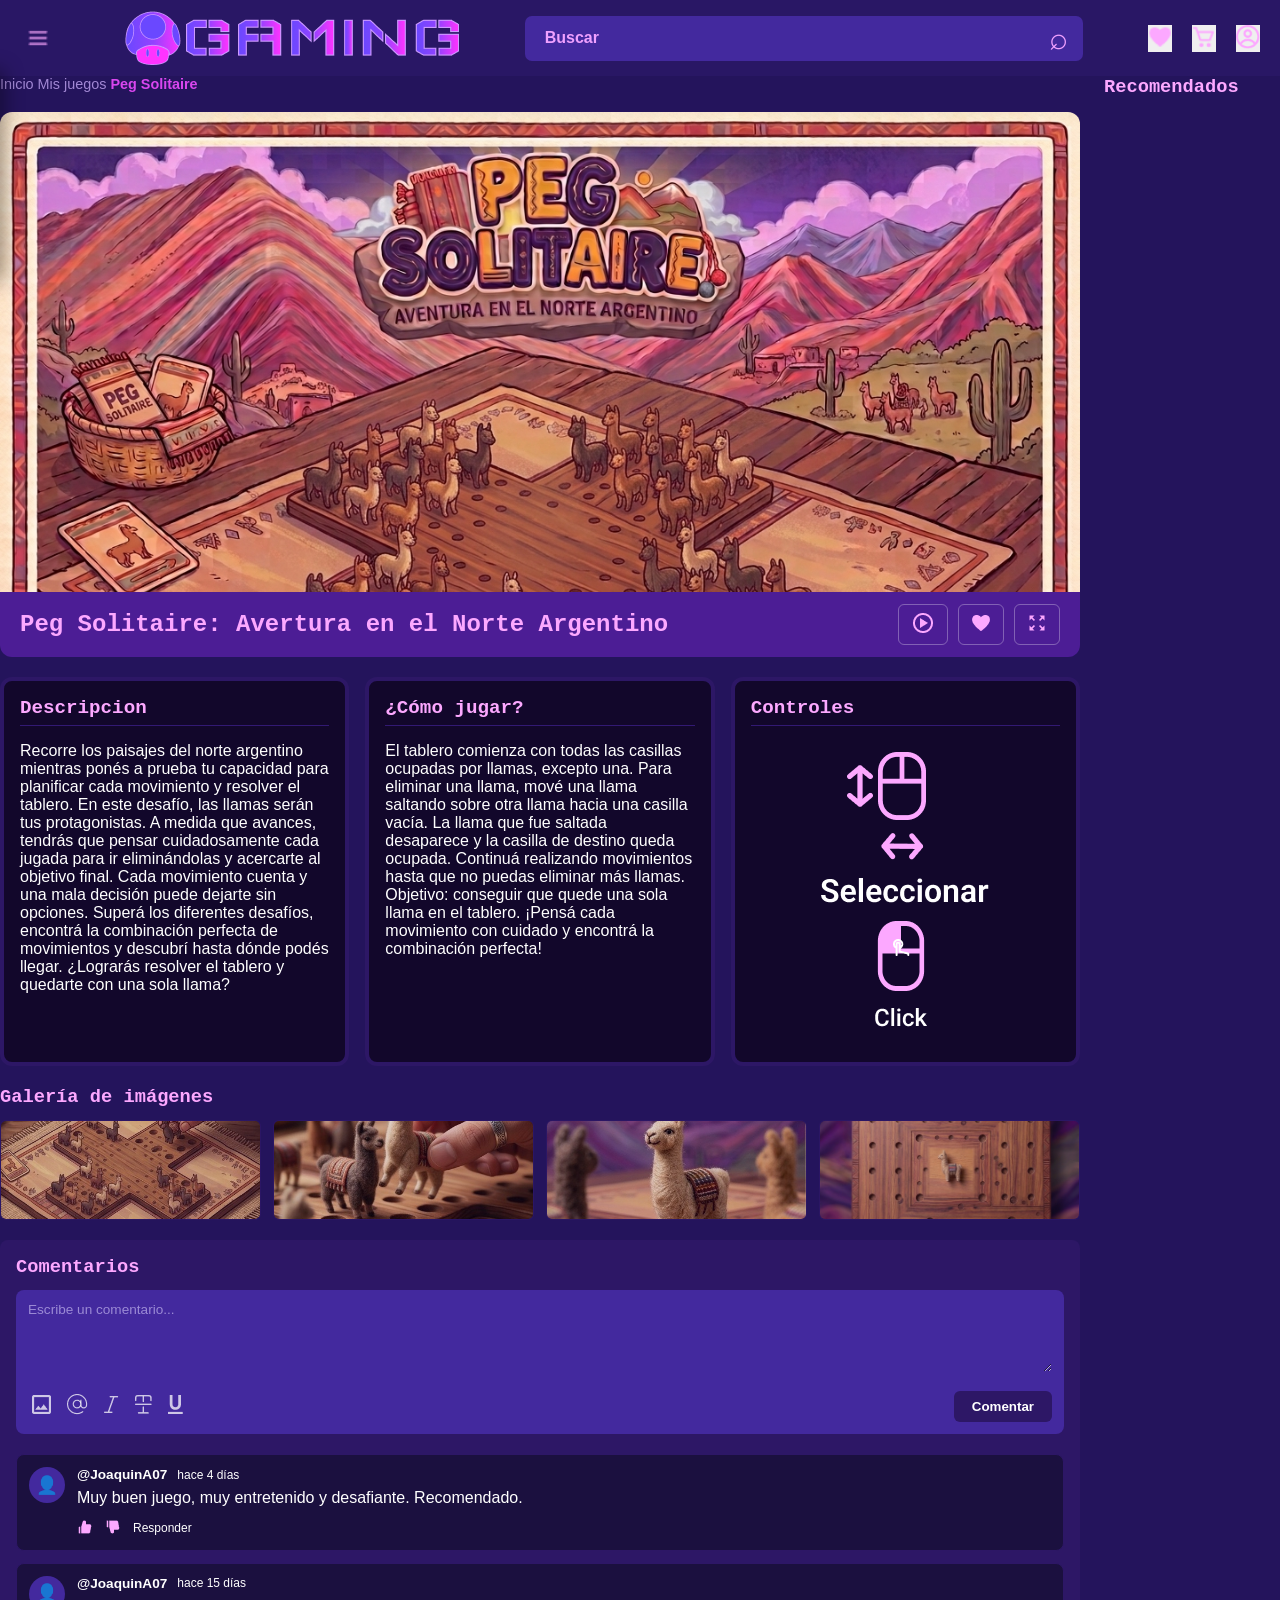
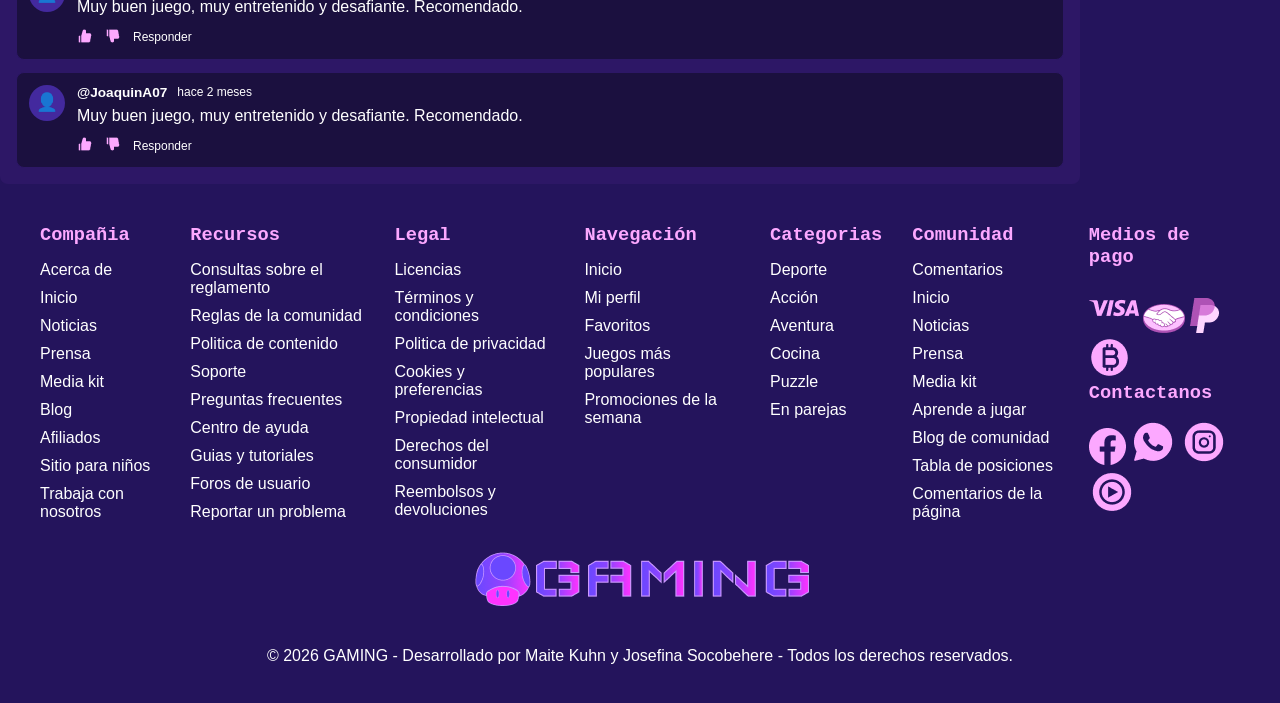
<file: juego.html>
<!DOCTYPE html>
<html lang="en">
<head>
    <meta charset="UTF-8">
    <meta name="viewport" content="width=device-width, initial-scale=1.0">
    <title>GAMING</title>
    <link rel="stylesheet" href="css/style.css">
</head>
<body>
    <header class="header">
        <button class="menu-btn"> <img src="assets/img/menu.png" alt="menu"> </button>
        <div class ="logo"> <img src="assets/img/LogoGamingNav 2.png" alt="logo"></div>
        <div class="buscador"> <input type="text" placeholder="Buscar"> <button>⌕</button> </div>
        <div class="acciones">
            <button><img src="assets/img/fav.png" alt="Favoritos"></button>
            <button><img src="assets/img/carrito.png" alt="Carrito"></button>
                <button><img src="assets/img/user.png" alt="Usuario"></button>
        </div>
    </header>
    <nav class="menu">
        <a href="#">Inicio</a>
        <div class="menu-categorias">
            <button class="btn-categorias">
                Categorias
                <span>›</span>
            </button>
            <div class="submenu">
                <a href="#">Deporte</a>
                <a href="#">Aventura</a>
                <a href="#">Acción</a>
                <a href="#">Cocina</a>
                <a href="#">Puzzle</a>
                <a href="#">En pareja</a>
            </div>
        </div>
        <a href="#">Recientes</a>
        <a href="#">Clasificación</a>
        <a href="#">Contactanos</a>
        <a href="#">Compartir</a>
    </nav>
<main class="game-page-container">
    <div class="main-content">
        <nav class ="breadcrumb">
            <a href="index.html"> Inicio </a>
            <a href = "#">Mis juegos</a>
            <span> Peg Solitaire</span>
        </nav>

        <!--juego-->
        <article class="game-portada">
            <div class="game-img">
                <img src="assets/img/Gemini_Generated_Image_4krvdd4krvdd4krv.jpg" alt="Peg Solitaire">
            </div>
            <div class="game-bar">
                <h2>Peg Solitaire: Avertura en el Norte Argentino</h2>
                <div class="game-acs">
                    <button class="btn-icon btn-hover-1" title="Jugar"> <img src="assets/img/play.png" alt="Jugar"> </button>            
                    <button class="btn-icon btn-hover-2" title="Favorito"><img src="assets/img/fav.png" alt=""></button>
                    <button class="btn-icon btn-hover-3" title="Compartir"> <img src="assets/img/zoom.png" alt=""></button>
                </div>
            </div>
        </article>

    <!--Informacion del juego-->
<div class = "game-info-grid">
    <div class="info-block">
        <h3>Descripcion</h3>
        <p>Recorre los paisajes del norte argentino mientras ponés a prueba tu capacidad para planificar cada movimiento y resolver el tablero.
            En este desafío, las llamas serán tus protagonistas. A medida que avances, tendrás que pensar cuidadosamente cada jugada para ir eliminándolas y acercarte al objetivo final. Cada movimiento cuenta y una mala decisión puede dejarte sin opciones.
            Superá los diferentes desafíos, encontrá la combinación perfecta de movimientos y descubrí hasta dónde podés llegar. ¿Lograrás resolver el tablero y quedarte con una sola llama?</p>
    </div>
    <div class="info-block">
        <h3>¿Cómo jugar?</h3>
        <p>El tablero comienza con todas las casillas ocupadas por llamas, excepto una.
            Para eliminar una llama, mové una llama saltando sobre otra llama hacia una casilla vacía. La llama que fue saltada desaparece y la casilla de destino queda ocupada.
            Continuá realizando movimientos hasta que no puedas eliminar más llamas.

            Objetivo: conseguir que quede una sola llama en el tablero.

            ¡Pensá cada movimiento con cuidado y encontrá la combinación perfecta!</p>
    </div>
    <div class="info-block">
        <h3>Controles</h3>
        <div class="controls-detail">
            <img src="assets/img/Component 23@2x.png" alt="">        
        </div>
    </div>
</div>
<!--imagenes-->
<section class="gallery-section">
    <h3>Galería de imágenes</h3>
    <div class="carousel-container">
        <img src="assets/img/img1.jpeg" alt="imagen del juego">
        <img src="assets/img/img2.jpeg" alt="imagen del juego">
        <img src="assets/img/img3.jpeg" alt="imagen del juego">
        <img src="assets/img/img4.jpeg" alt="imagen del juego">
    </div>
</section>
<!-- Sección Comentarios -->
    <section class="seccion-comentarios">
      <h3>Comentarios</h3>

    <div class="comentario-input-box">
        <textarea placeholder="Escribe un comentario..."></textarea>
        <div class="comentario-tools">
            <div class="toolbar-icons">
                <button type="button" title="Adjuntar imagen"><img src="assets/img/imagen.png" alt=""></button>
                <button type="button" title="Arroba"><img src="assets/img/arroba.png" alt=""></button>
                <button type="button" title="Formato"><img src="assets/img/cursiva.png" alt=""></button>
                <button type="button" title="Emoji"><img src="assets/img/tachado.png" alt=""></button>
                <button type="button" title="Adjuntar"><img src="assets/img/subrayado.png" alt=""></button>
                
            </div>
            <button class="btn-submit">Comentar</button>
      </div>
    </div>
    <div class="comentario-lista">
            <!-- Lista de comentarios -->
        <article class="comentario-item">
            <div class="avatar">👤</div>
                <div class="comentario-content">
                    <div class="comentario-header">
                        <span class="usuario">@JoaquinA07</span>
                        <span class="fecha">hace 4 días</span>
                    </div>
                    <p class="comentario-texto">Muy buen juego, muy entretenido y desafiante. Recomendado.</p>
                    <div class="comentario-actions">
                        <button class="btn-action"><img src="assets/img/dislike.png" alt=""></button>
                        <button class="btn-action"><img src="assets/img/like.png" alt=""></button>
                        <button class="btn-responder">Responder</button>
                    </div>
            </div>
        </article>
        <article class="comentario-item">
            <div class="avatar">👤</div>
            <div class="comentario-content">
                <div class="comentario-header">
                    <span class="usuario">@JoaquinA07</span>
                    <span class="fecha">hace 15 días</span>
                </div>
                <p class="comentario-texto">Muy buen juego, muy entretenido y desafiante. Recomendado.</p>
                <div class="comentario-actions">
                    <button class="btn-action"><img src="assets/img/dislike.png" alt=""></button>
                    <button class="btn-action"><img src="assets/img/like.png" alt=""></button>
                    <button class="btn-responder">Responder</button>
                </div>
            </div>
        </article>
        <article class="comentario-item">
        <div class="avatar">👤</div>
        <div class="comentario-content">
            <div class="comentario-header">
                <span class="usuario">@JoaquinA07</span>
                <span class="fecha">hace 2 meses</span>
            </div>
            <p class="comentario-texto">Muy buen juego, muy entretenido y desafiante. Recomendado.</p>
            <div class="comentario-actions">
            <button class="btn-action"><img src="assets/img/dislike.png" alt=""></button>
            <button class="btn-action"><img src="assets/img/like.png" alt=""></button>
            <button class="btn-responder">Responder</button>
            </div>
        </div>
        </article>
        </div>
        </section>
</div>
  <!-- COLUMNA DERECHA: Recomendados -->
  <aside class="juegos-recomendados">
      <h3>Recomendados</h3>
      <div class="juegos">
          <!-- Los juegos de la API se inyectan acá -->
      </div>
  </aside>

</main>
<footer class="footer">
        <div class="footer-columnas">
            <div class="footer-columna">
                <h3>Compañia</h3>
                <a href="#">Acerca de</a>
                <a href="#">Inicio</a>
                <a href="#">Noticias</a>
                <a href="#">Prensa</a>
                <a href="#">Media kit</a>
                <a href="#">Blog</a>
                <a href="#">Afiliados</a>
                <a href="#">Sitio para niños</a>
                <a href="#">Trabaja con nosotros</a>
            </div>

            <div class="footer-columna">
                <h3>Recursos</h3>
                <a href="#">Consultas sobre el reglamento</a>
                <a href="#">Reglas de la comunidad</a>
                <a href="#">Politica de contenido</a>
                <a href="#">Soporte</a>
                <a href="#">Preguntas frecuentes</a>
                <a href="#">Centro de ayuda</a>
                <a href="#">Guias y tutoriales</a>
                <a href="#">Foros de usuario</a>
                <a href="#">Reportar un problema</a>
            </div>

            <div class="footer-columna">
                <h3>Legal</h3>
                <a href="#">Licencias</a>
                <a href="#">Términos y condiciones</a>
                <a href="#">Politica de privacidad</a>
                <a href="#">Cookies y preferencias</a>
                <a href="#">Propiedad intelectual</a>
                <a href="#">Derechos del consumidor</a>
                <a href="#">Reembolsos y devoluciones</a>
            </div>

            <div class="footer-columna">
                <h3>Navegación</h3>
                <a href="#">Inicio</a>
                <a href="#">Mi perfil</a>
                <a href="#">Favoritos</a>
                <a href="#">Juegos más populares</a>
                <a href="#">Promociones de la semana</a>
            </div>

            <div class="footer-columna">
                <h3>Categorias</h3>
                <a href="#">Deporte</a>
                <a href="#">Acción</a>
                <a href="#">Aventura</a>
                <a href="#">Cocina</a>
                <a href="#">Puzzle</a>
                <a href="#">En parejas</a>
            </div>

            <div class="footer-columna">
                <h3>Comunidad</h3>
                <a href="#">Comentarios</a>
                <a href="#">Inicio</a>
                <a href="#">Noticias</a>
                <a href="#">Prensa</a>
                <a href="#">Media kit</a>
                <a href="#">Aprende a jugar</a>
                <a href="#">Blog de comunidad</a>
                <a href="#">Tabla de posiciones</a>
                <a href="#">Comentarios de la página</a>
            </div>

            <div class="footer-columna">
                <div class="Columna-pago">
                    <h3>Medios de pago</h3>
                    <img src="assets/img/visa.png" alt="Visa">
                    <img src="assets/img/mercado-pago.png" alt="Mercado Pago">
                    <img src="assets/img/paypal.png" alt="Paypal">
                    <img src="assets/img/bitcoin.png" alt="Bitcoins">
                </div>

                <div class="Columna-contacto">
                    <h3>Contactanos</h3>
                    <img src="assets/img/facebook.png" alt="Facebook">
                    <img src="assets/img/whatsapp.png" alt="WhatsApp">
                    <img src="assets/img/instagram.png" alt="Instagram">
                    <img src="assets/img/youtube.png" alt="YouTube">
                </div>
            </div>
        </div>
        <img class="logo-footer" src="assets/img/LogoGamingNav 2.png" alt="Logo">
        <p class="copyright" >© 2026 GAMING - Desarrollado por Maite Kuhn y Josefina Socobehere - Todos los derechos reservados.</p>
    </footer>
        <script src="js/script.js"></script>

</body>
</html>
</file>
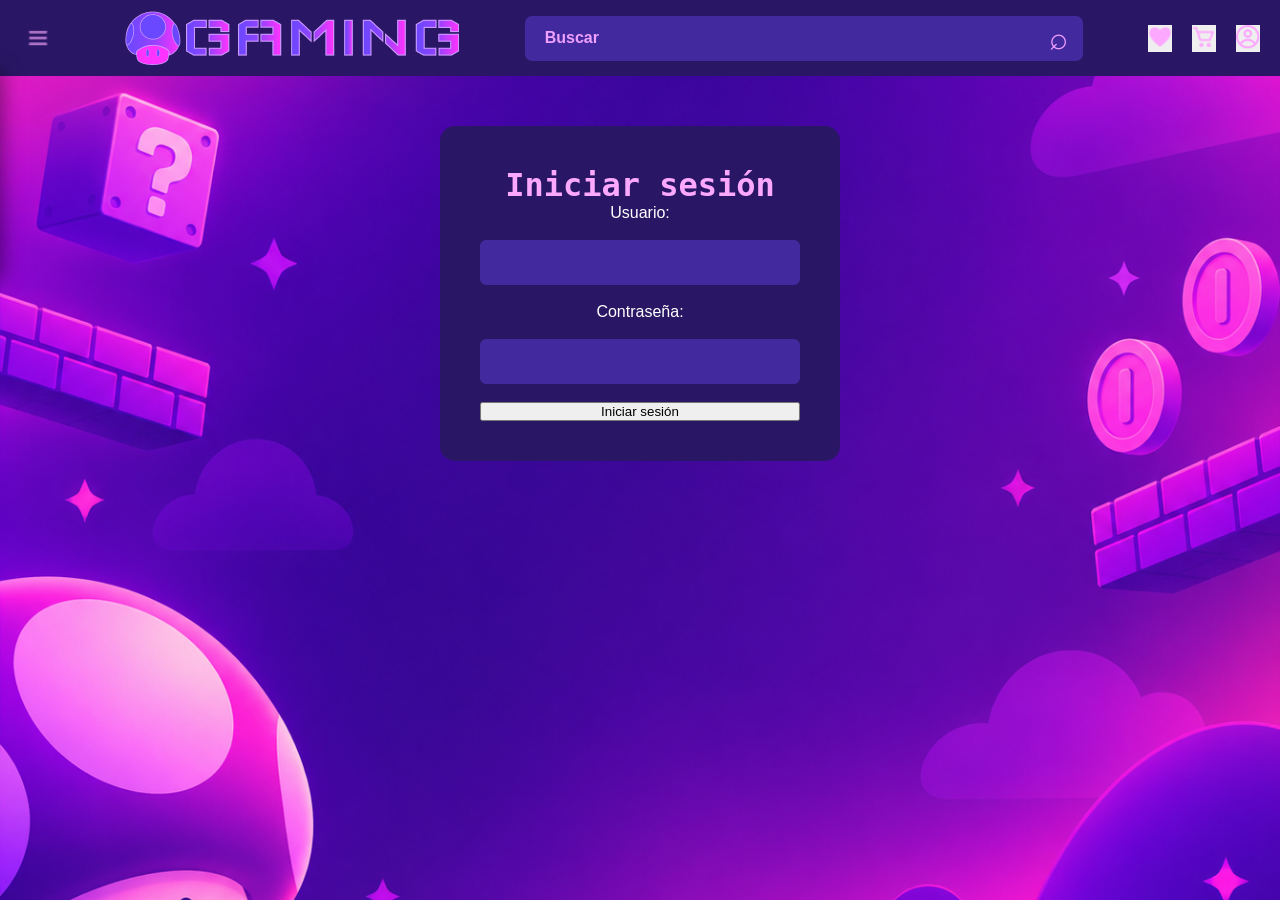
<file: login.html>
<!DOCTYPE html>
<html lang="en">
<head>
    <meta charset="UTF-8">
    <meta name="viewport" content="width=device-width, initial-scale=1.0">
    <title>GAMING</title>
    <link rel="stylesheet" href="css/style.css">
</head>
<body class="login">
<header class="header">
        <button class="menu-btn"> <img src="assets/img/menu.png" alt="menu"> </button>
        <div class ="logo"> <img src="assets/img/LogoGamingNav 2.png" alt="logo"></div>
        <div class="buscador"> <input type="text" placeholder="Buscar"> <button>⌕</button> </div>
        <div class="acciones">
                <button><img src="assets/img/fav.png" alt="Favoritos"></button>
                <button><img src="assets/img/carrito.png" alt="Carrito"></button>
                <button><img src="assets/img/user.png" alt="Usuario"></button>
        </div>
    </header>
    <nav class="menu">
        <a href="#">Inicio</a>
        <div class="menu-categorias">
            <button class="btn-categorias">
                Categorias
                <span>›</span>
            </button>

            <div class="submenu">
                <a href="#">Deporte</a>
                <a href="#">Aventura</a>
                <a href="#">Acción</a>
                <a href="#">Cocina</a>
                <a href="#">Puzzle</a>
                <a href="#">En pareja</a>
            </div>
        </div>

        <a href="#">Recientes</a>
        <a href="#">Clasificación</a>
        <a href="#">Contactanos</a>
        <a href="#">Compartir</a>

    </nav>
    <div class="login-box">
        <h1>Iniciar sesión</h1>
        <form>
            <label for="username">Usuario:</label>
            <input type="text" placeholder="">

            <label for="password">Contraseña:</label>
            <input type="password" placeholder="">

            <button type="submit">Iniciar sesión</button>
        </form>
    </div>
</body>
</html>
</file>
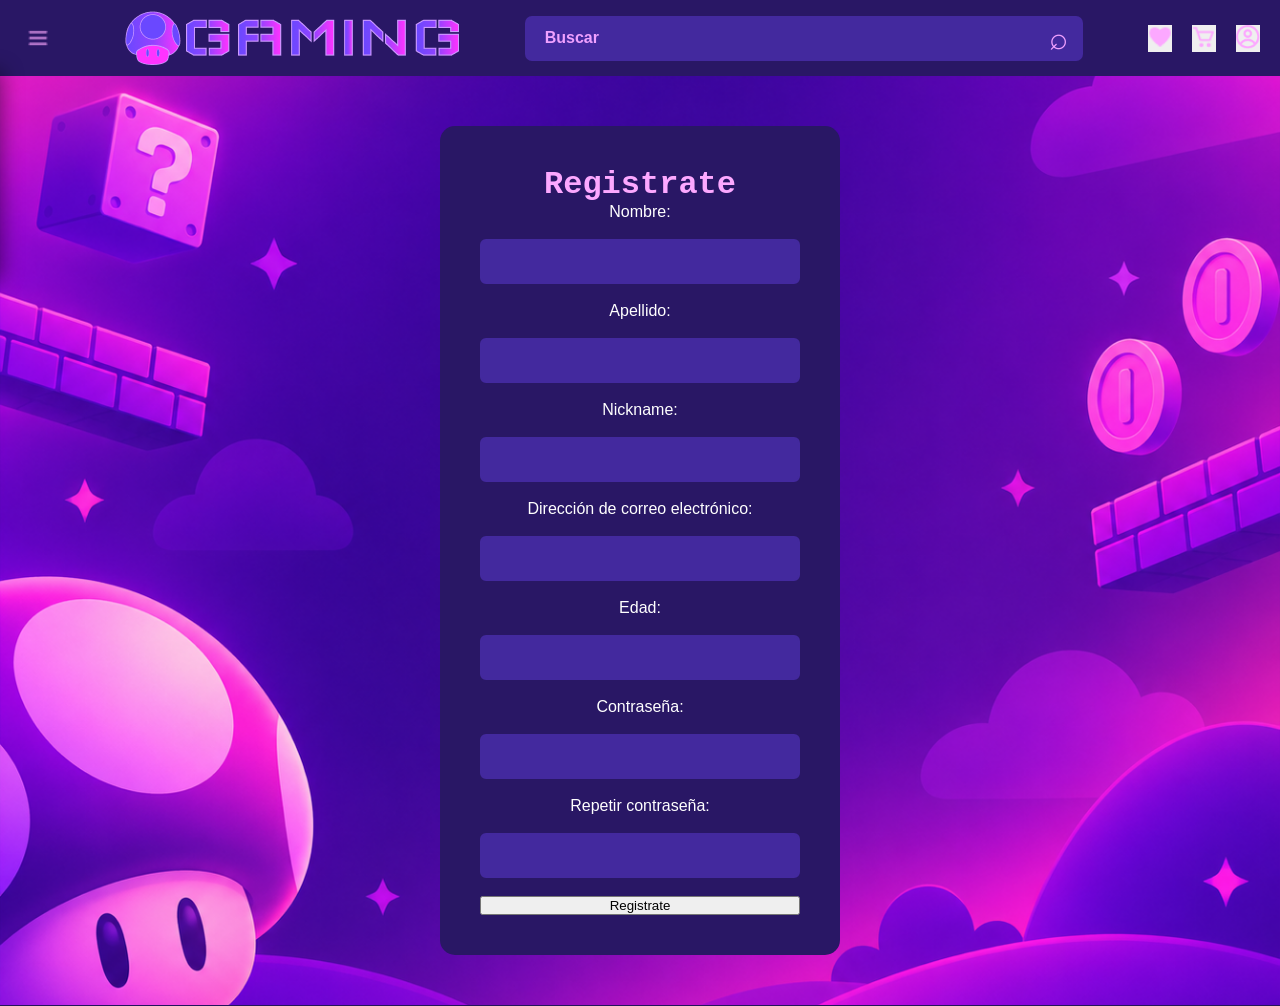
<file: registrarse.html>
<!DOCTYPE html>
<html lang="en">
<head>
    <meta charset="UTF-8">
    <meta name="viewport" content="width=device-width, initial-scale=1.0">
    <title>GAMING</title>
    <link rel="stylesheet" href="css/style.css">
</head>
<body class="login">
<header class="header">
        <button class="menu-btn"> <img src="assets/img/menu.png" alt="menu"> </button>
        <div class ="logo"> <img src="assets/img/LogoGamingNav 2.png" alt="logo"></div>
        <div class="buscador"> <input type="text" placeholder="Buscar"> <button>⌕</button> </div>
        <div class="acciones">
                <button><img src="assets/img/fav.png" alt="Favoritos"></button>
                <button><img src="assets/img/carrito.png" alt="Carrito"></button>
                <button><img src="assets/img/user.png" alt="Usuario"></button>
        </div>
    </header>
    <nav class="menu">
        <a href="#">Inicio</a>
        <div class="menu-categorias">
            <button class="btn-categorias">
                Categorias
                <span>›</span>
            </button>

            <div class="submenu">
                <a href="#">Deporte</a>
                <a href="#">Aventura</a>
                <a href="#">Acción</a>
                <a href="#">Cocina</a>
                <a href="#">Puzzle</a>
                <a href="#">En pareja</a>
            </div>
        </div>

        <a href="#">Recientes</a>
        <a href="#">Clasificación</a>
        <a href="#">Contactanos</a>
        <a href="#">Compartir</a>

    </nav>
    <div class="login-box">
        <h1>Registrate</h1>
        <form>
            <label for="username">Nombre:</label>
            <input type="text" placeholder="">

            <label for="username">Apellido:</label>
            <input type="text" placeholder="">

            <label for="nickname">Nickname:</label>
            <input type="text" placeholder="">
            
            <label for="email">Dirección de correo electrónico:</label>
            <input type="email" placeholder="">
            
            <label for="email">Edad:</label>
            <input type="number" placeholder="">

            <label for="password">Contraseña:</label>
            <input type="password" placeholder="">

            <label for="email">Repetir contraseña:</label>
            <input type="password" placeholder="">

            <button type="submit">Registrate</button>
        </form>
    </div>
</body>
</html>
</file>
<file: css/style.css>
* {
    margin: 0;
    padding: 0;
    box-sizing: border-box;
}
body {
    font-family: arial, regular;
    background-color: #24145c;
    color: white;
}
h1, h2, h3 {
    font-family: overpass, monospace;
    color: #fca8ff; 

}

.loader {
    position: fixed;
    top: 0;
    left: 0;
    width: 100%;
    height: 100%;
    background-color: #24145c;
    display: flex;
    flex-direction: column;
    justify-content: center;
    gap: 40px;
    align-items: center;
    z-index: 9999;
    animation: ocultar-loader 0.6s ease 5s forwards;
}
.loading-bar {
   display: flex;
   gap: 10px;
}
.loading-bar > div {
    width: 15px;
    height: 15px;
    background-color: #fca8ff;
    border-radius: 50%;
    animation: bounce 0.6s infinite alternate;
}
.loading-bar > div:nth-child(1) {
    animation-delay: 0s;
}
.loading-bar > div:nth-child(2) {
    animation-delay: 0.15s;
}
.loading-bar > div:nth-child(3) {
    animation-delay: 0.30s;
}
.loading-bar > div:nth-child(4) {
    animation-delay: 0.45s;
}
.barra-carga-container {
    width: 600px;
    height: 30px;
    background-color: #43299e;
    border-radius: 10px;
    overflow: hidden;
    position: relative;
}

.barra-carga {
    width: 0%;
    height: 100%;
    background-color: #fca8ff;
    border-radius: 10px;
}

.porcentaje {
    position: absolute;
    top: 50%;
    left: 50%;
    transform: translate(-50%, -50%);
    color: #ffffff;
    font-family: 'Overpass', sans-serif;
    font-size: 14px;
    font-weight: bold;

    z-index: 2;
}
.loader.oculto {
    opacity: 0;
    pointer-events: none;
}
/*Header*/

.header {
  display: flex;
  align-items: center;
  justify-content: space-between;
  background-color: #291765;
  padding: 10px 20px;
}



/* Buscador */
.buscador {
  height: 40px;
  background-color: #43299e;
  border-radius: 7px;
}

.buscador input {
  width: 100%;
  height: 100%;
  background: transparent;
  border: none;
  outline: none;
  padding: 0 15px;
  color: #ffffff;
  font-size: 15px;
  
}

.buscador input::placeholder {
  color: #f0a1ff;
  font-weight: 600;
}

.buscador button {
  background: none;
  border: none;
  color: #f0a1ff;
  font-size: 24px;
  padding: 0 15px;
  cursor: pointer;
}

/* Acciones (Íconos superior derecha) */
.acciones {
  display: flex;
  align-items: center;
  gap: 12px;
}

.desplegable-item {
  position: relative;
}

.nav-btn {
  background: transparent;
  border: none;
  cursor: pointer;
  padding: 8px;
  border-radius: 6px;
  transition: background 0.2s ease, transform 0.2s ease;
  display: flex;
  align-items: center;
  justify-content: center;
}

.nav-btn img {
  width: 24px;
  height: 24px;
  display: block;
}

.nav-btn:hover {
  background: rgba(255, 255, 255, 0.12);
  transform: translateY(-2px);
}

/* desplegable Menus */
.desplegable-menu {
  position: absolute;
  top: 100%;
  right: 0;
  width: 280px;
  background-color: #211059;
  border-radius: 12px;
  padding: 16px;
  color: #ffffff;
  box-shadow: 0 10px 30px rgba(0, 0, 0, 0.5);
  z-index: 100;
  opacity: 0;
  visibility: hidden;
  transform: translateY(10px);
  transition: opacity 0.25s ease, transform 0.25s ease, visibility 0.25s;
}

.desplegable-item:hover .desplegable-menu {
  opacity: 1;
  visibility: visible;
  transform: translateY(0);
}

.desplegable-menu h2 {
  color: #ff88ff;
  font-family: monospace;
  font-size: 1.3rem;
  margin: 0 0 12px 0;
  border-bottom: 1px solid rgba(255, 255, 255, 0.2);
  padding-bottom: 6px;
}

.item-juego,
.item-carrito {
  display: flex;
  align-items: center;
  gap: 10px;
  margin-bottom: 10px;
  font-size: 0.85rem;
}

.item-juego img,
.item-carrito img {
  width: 36px;
  height: 36px;
  border-radius: 6px;
  object-fit: cover;
}
.btn-borrar {
  color: #ffffff;
  background-color: transparent;
}


.perfil-header {
  text-align: center;
  margin-bottom: 12px;
}

.perfil-header .usuario {
  font-weight: bold;
  margin: 0;
}

.perfil-header .email {
  font-size: 0.75rem;
  color: #bbb;
}

.desplegable-menu ul {
  list-style: none;
  padding: 0;
  margin: 0;
}

.desplegable-menu ul li a {
  color: #ffffff;
  text-decoration: none;
  display: block;
  padding: 5px 0;
  font-size: 0.88rem;
  transition: color 0.2s ease;
}

.desplegable-menu ul li a:hover {
  color: #ff88ff;
}

/* Menú Hamburguesa Lateral */
.menu-btn {
  background: none;
  border: none;
  cursor: pointer;
  padding: 4px;
}

.menu-btn img {
  width: 28px;
  height: 28px;
  display: block;
}

.menu {
  position: absolute;
  top: 60px;
  left: 0;
  width: 220px;
  padding: 20px;
  background-color: #291765;
  border-radius: 0 0 8px 0;
  display: flex;
  flex-direction: column;
  gap: 12px;
  transform: translateX(-100%);
  transition: transform 0.3s ease;
  z-index: 100;
  box-shadow: 4px 10px 20px rgba(0, 0, 0, 0.4);
}

.menu.menu-abierto {
  transform: translateX(0);
}

.registro-exitoso {
  display: none; 
}

.login-box.registro-correcto{
  background-color: #10b981;
  animation: mover 2s ease-in-out infinite; 
}

.login-box.registro-correcto .registro-exitoso{
  display: flex;
  flex-direction: column;
  align-items: center;
  gap: 20px; 
}

@keyframes mover {
  0% {
    transform:  scale(1.5,1.5); 
  }
  50% {
    transform: scale(1.2,1.2);  
  }
  100% {
    transform: scale(1.5,1.5);  
  }
}

.login-box.registro-correcto .form-reg{
display: none;
}

.login-box.registro-correcto h1{
display: none;
}

.menu a,
.btn-categorias {
  color: #ffffff;
  text-decoration: none;
  display: flex;
  align-items: center;
  gap: 10px;
  font-family: system-ui, sans-serif;
  font-size: 0.95rem;
  transition: color 0.2s ease;
}

.menu a img,
.btn-categorias img {
  width: 20px;
  height: 20px;
}

.menu a:hover,
.btn-categorias:hover {
  color: #f3a1ff;
}

.submenu {
  display: none;
  flex-direction: column;
  gap: 10px;
  padding-left: 30px;
  padding-top: 8px;
}

.submenu.submenu-abierto {
  display: flex;
}

.submenu a.cat {
  color: #9d8bd8;
  font-size: 0.88rem;
}

.submenu a.cat:hover {
  color: #f0a1ff;
}

.menu-inf {
  margin-top: 10px;
  padding-top: 10px;
  border-top: 1px solid rgba(255, 255, 255, 0.15);
  display: flex;
  flex-direction: column;
  gap: 10px;
}
/*Logo*/
.logo {
display: flex;
}
.logo img {
  width: auto;
  display: block;
}
/*Barra buscador*/
.buscador {
    display: flex;
    align-items: center;

    width: 45%;
    height: 45px;

    background-color: #43299e;
    border-radius: 7px;
}

.buscador input {
    width: 100%;
    height: 100%;
    background: transparent;
    border: none;
    outline: none;
    padding: 0 20px;
    color: white;
    font-size: 16px;
}

.buscador input::placeholder {
    color: #f0a1ff;
    font-weight: bold;
}

.buscador button {
    background: none;
    border: none;
    color: #f0a1ff;
    font-size: 32px;
    padding: 0 15px;
    cursor: pointer;
}


/*Iconos*/
.acciones {
  display: flex;
  align-items: center;
  gap: 20px;
}
.acciones button {
  border: none;
  cursor: pointer;
}
.acciones button img {
  width: 24px;
  height: 24px;
}
.btn-jugar-ahora {
  align-self: flex-end;
  background-color: #9d8bd8;
  color: #ffffff;
  border: none;
  padding: 8px 18px;
  border-radius: 6px;
  font-weight: 600;
  cursor: pointer;
  transition: background-color 0.2s ease, transform 0.2s ease;
}

/*pagina peg*/
.game-page-container {
  display: grid;
  grid-template-columns: 1fr 320px; /* Columna principal adaptable + Sidebar fija */
  gap: 24px;
  max-width: 1400px;
  margin: 0 auto;
}
.main-content {
  display: flex;
  flex-direction: column;
  gap: 20px;
}
.breadcrumb {
    font-size: 0.9rem;
    color: #a288d4;}
.breadcrumb a {
  color: #a288d4;
  text-decoration: none;
}
.breadcrumb span {
  color: #d946ef;
  font-weight: 600;
}
/*marco del juego*/
.game-portada {
  border-radius: 12px;
  overflow: hidden;
  width: 1080px;
}
.game-img img{
    width: 1080px;
    height: 480px;
    object-fit: cover;
    object-position: top center;
    display: block;
}
.game-bar {
    width: 1080px;
    display: flex;
    justify-content: space-between;
    align-items: center;
    padding: 12px 20px;
    background-color: #4c1d95;
}
.game-acs{
display: flex;
gap: 10px;
}
.btn-icon {
 background-color: transparent;
  color: #ffffff;
  border: 1px solid rgba(255, 255, 255, 0.3);
  border-radius: 6px;
  padding: 6px 12px;
  cursor: pointer;
  transition: all 0.2s ease;
}

.game-info-grid {
  display: grid;
  width: 1080px;
  grid-template-columns: repeat(3, 1fr);
  gap: 16px;
}
/*animacion como jugar*/
/* Contenedor exterior */
.info-block {
  border: 4px solid #2d1766;
  border-radius: 12px;
  padding: 16px;
  display: inline-block;
  background-color: #12072b;
}
.info-block h3 {
  color: #fca8ff;
  margin: 0 0 16px 0;
  font-size: 1.2rem;
  text-align: left;
  border-bottom: 1px solid #321973;
  padding-bottom: 6px;
}


/* Tarjeta principal */
.tarjeta-controles {
  background-color: #1a0b40;
  border: 1px solid #321973;
  border-radius: 8px;
  padding: 16px;
  text-align: center;
  color: #ffffff;
}



/* Alineación de íconos */
.bloque-control {
  display: flex;
  flex-direction: column;
  align-items: center;
}
.mouse-contenedor {
  position: relative;
  display: flex;
  align-items: center;
  justify-content: center;
  width: 70%;
}
.icono-mouse{
  width: 45px;
  height: auto;
  display: block;
}

/* Animaciones simples con Transition en Hover */
.icono-flechas-v{
  position: absolute;
  font-size: 1.5rem;
  left: 32px;
  color:#ff88ff;
  animation: moverVertical 1.2s ease-in-out infinite alternate;
}
@keyframes moverVertical {
  0% {
    transform: translateY(4px);  /* Posición abajo */
  }
  100% {
    transform: translateY(-4px); /* Posición arriba */
  }
}

.icono-flechas-h{
  font-size: 1.5rem;
  color:#ff88ff;
  display: block;
  margin-top: 12px;
animation: moverHorizontal 1.2s ease-in-out infinite alternate;
}
@keyframes moverHorizontal {
  0% {
    transform: translateX(-5px); /* Posición izquierda */
  }
  100% {
    transform: translateX(5px);  /* Posición derecha */
  }
}

.btn-mouse-click {
  background: transparent;
  border: none;
  cursor: pointer;
  padding: 0;
  outline: none;
  transition: transform 0.15s ease; /* Transición al interactuar */
}

.btn-mouse-click img {
  width: 45px;
  height: auto;
  display: block;
}

.btn-mouse-click:hover {
  transform: scale(1.1);
}

.btn-mouse-click:active {
  transform: scale(0.9);
}

.etiqueta {
  font-size: 1.1rem;
  font-weight: 600;
  margin: 6px 0 0 0;
  color: #ffffff;
}



/* Botón de Click */
.btn-mouse-click {
  background: transparent;
  border: none;
  font-size: 2rem;
  cursor: pointer;
  outline: none;
  transition: transform 0.15s ease;
}

.btn-mouse-click:hover {
  transform: scale(1.15);
}

.btn-mouse-click:active {
  transform: scale(0.85);
}

.etiqueta {
  font-size: 1rem;
  font-weight: 600;
  margin: 6px 0 6px 0;
  color: #ffffff;
}

/*galeria de imagenes*/
.gallery-section {
  width: 1080px;
  border-radius: 8px;
}

.gallery-section h3 {
  margin-top: 0;
  margin-bottom: 12px;
}
.carousel-container {
  display: grid;
  grid-template-columns: repeat(4, 1fr);
  gap: 12px;
}
.carousel-container img {
  width: 100%;
  height: 100px;
  object-fit: cover;
  border-radius: 6px;
  border: 1px solid #2D1766;
  opacity: 0.85;
  transition: opacity 0.2s ease, transform 0.2s ease, border-color 0.2s ease;
  cursor: pointer;
}
/*hover de galeria*/
.carousel-container img:hover {
  opacity: 1;
  transform: scale(1.03);
  border-color: #d946ef;
}
/*seccion comentarios*/
.seccion-comentarios { 
  background-color: #2D1766;
  border-radius: 8px;
  padding: 16px;
}

.seccion-comentarios h3 {
  margin-top: 0;
  margin-bottom: 12px;
}

/* Caja del formulario (Input de comentario) */
.comentario-input-box {
  background-color: #43299E;
  border-radius: 8px;
  padding: 12px;
  margin-bottom: 20px;
  display: flex;
  flex-direction: column;
  gap: 10px;
}

.comentario-input-box textarea {
  width: 100%;
  height: 70px;
  background-color: transparent;
  border: none;
  color: #ffffff;
  font-family: inherit;
  font-size: 0.85rem;
  resize: vertical;
  box-sizing: border-box;
}

.comentario-input-box textarea:focus {
  outline: none;
}

.comentario-input-box textarea::placeholder {
  color: #9B8AD5;
}

/* Barra de herramientas y botón publicar */
.comentario-tools {
  display: flex;
  justify-content: space-between;
  align-items: center;
  padding-top: 8px;
}

.toolbar-icons {
  display: flex;
  gap: 8px;
}

.toolbar-icons button {
  background: transparent;
  border: none;
  color: #9B8AD5;
  cursor: pointer;
  font-size: 0.9rem;
  padding: 4px;
  border-radius: 4px;
}

.toolbar-icons button:hover {
  background-color: rgba(255, 255, 255, 0.1);
  color: #ffffff;
}

.btn-submit {
  align-self: flex-end;
  background-color: #2D1766;
  color: #ffffff;
  border: none;
  padding: 8px 18px;
  border-radius: 6px;
  font-weight: 600;
  cursor: pointer;
  transition: background-color 0.2s ease, transform 0.2s ease;
}

/* Lista de Comentarios Publicados */
.comentario-lista {
  display: flex;
  flex-direction: column;
  gap: 12px;
}

.comentario-item {
  background-color:#1B103F;
  border: 1px solid #2D1766;
  border-radius: 8px;
  padding: 12px;
  display: flex;
  gap: 12px;
  align-items: flex-start;
}

.avatar {
  width: 36px;
  height: 36px;
  background-color: #43299E;
  border-radius: 50%;
  display: flex;
  align-items: center;
  justify-content: center;
  font-size: 1.1rem;
  flex-shrink: 0;
}

.comentario-content {
  display: flex;
  flex-direction: column;
  gap: 4px;
  width: 100%;
}

.comentario-header {
  display: flex;
  gap: 10px;
  align-items: center;
}

.usuario {
  font-size: 0.85rem;
  font-weight: 600;
  color: #ffffff;
}

.fecha {
  font-size: 0.75rem;
  color: #ffffff;
}

.comentario-texto {
  color: #ffffff;
  margin: 2px 0 6px 0;
  line-height: 1.3;
}

/* Acciones del comentario */
.comentario-actions {
  display: flex;
  gap: 12px;
  align-items: center;
}

.btn-action, 
.btn-responder {
  background: transparent;
  border: none;
  color: #ffffff;
  font-size: 0.75rem;
  cursor: pointer;
  padding: 0;
  transition: color 0.2s ease;
}


.juegos-recomendados {
  display: flex;
  flex-direction: column;
  gap: 16px;
}
.controls-detail {
  display: flex;
  justify-content: center;
  align-items: center;
  padding: 10px 0;
  width: 100%;
}

.img-controles {
  max-width: 100%;
  height: auto;
  display: block;
  object-fit: contain;
}
.carrusel {
  position: relative;
  margin-bottom: 20px;
}
.carrusel h2 {
  margin-left: 70px;

}

.carruseles .juegos {
    display: flex;
    margin-left: 60px;
    margin-right: 60px;
    gap: 20px;
    overflow: hidden;
    margin-left: 70px;
    margin-right: 70px;

}

.juego {
  flex: 0 0 250px;
}

.juego img {
    width: 100%;
    display: block;
}
.footer { 
    padding: 40px; 
} 
.footer-columnas { 
    display: flex; 
    justify-content: space-between; 
    gap: 30px; 
} 
.footer-columna h3 { 
    margin-bottom: 15px; 
} 
.footer-columna a { 
    margin-bottom: 10px; 
    text-decoration: none; 
    color: #ffffff;
} 
.columna-pago, .columna-contacto , .footer-columna { 
    display: flex; 
    flex-direction: column; 
} 
.columna-contacto { 
    margin-top: 30px; 
} 
.columna-pago img, .columna-contacto img { 
    width: 40px; 
    height: auto; 
    margin-bottom: 10px;
 } 
 /* Estilos para el bloque de Newsletter */
.newsletter {
    margin-top: 25px;
    max-width: 280px; /* Ajusta según el ancho de la columna */
}

.newsletter p {
    font-size: 13px;
    color: #d1d1d1;
    margin-bottom: 15px;
    line-height: 1.4;
}

/* Contenedor del input y botón */
.newsletter-form {
    display: flex;
    align-items: center;
    border-bottom: 1px solid #ffffff; /* Línea blanca inferior */
    padding-bottom: 5px;
    gap: 10px;
}

/* Campo de correo */
.newsletter-form input {
  background: transparent;
  border: none;
  outline: none;
  color: #ffffff;
  font-size: 13px;
  flex: 1; /* Ocupa el espacio disponible a la izquierda */
}
.newsletter-form input::placeholder {
  color: #a090c0; /* Color suave para el placeholder */
}
.copyright { 
  text-align: center;
  margin-top: 40px; 
}
.logo-footer {
    display: block;
    margin: 20px auto 0 auto;
}
.login {
    min-height: 100vh;
    background-image: url("../assets/img/fondo-form.png");
    background-size: cover;
    background-repeat: no-repeat;
}
.login-box {
    width: 400px;
    padding: 40px;
    background-color: #291765;
    border-radius: 15px;
    text-align: center;
    margin: 50px auto 50px;
}
.login-box form {
    display: flex;
    flex-direction: column;
    gap: 18px;
}
.login-box input {
    height: 45px;
    padding: 0 15px;
    border: none;
    border-radius: 7px;
    background-color: #43299e;
    color: white;
    font-size: 16px;
    outline: none;
}
/*transicion login correcto*/
.login-box {
  transition: opacity 0.5s ease, transform 0.5s ease;
  animation: entradaSuave 2s cubic-bezier(0.16, 1, 0.3, 1) forwards;
}
.login-box:has(.boton:active){
  opacity: 0;
  transform: translateY(20px) scale(0.98);
  
}
/*.login-box .boton:active {
  background-color: #10b981;
  color: #ffffff;
  transform: scale(1.02);
  transition: background-color 0.15s ease, transform 0.15s ease;
}*/
@keyframes entradaSuave {
  from {
    opacity: 0;
    transform: translateY(-20px) scale(0.98);
  }
  to {
    opacity: 1;
    transform: translateY(0) scale(1);
  }
}
;
.login-box {
  animation: entradaSuave 0.6s cubic-bezier(0.16, 1, 0.3, 1) forwards;
}
/* --- ESTILOS BASE DE LOS INPUTS --- */
.login-box input {
  width: 100%;
  padding: 10px;
  border: 2px solid #43299e;
  border-radius: 6px;
  outline: none;
  transition: border-color 0.3s ease, box-shadow 0.3s ease;
}

.login-box input:user-invalid {
  border-color: #ef4444; 
  animation: vibracionError 0.3s ease;
}

.login-box input:required:valid:not(:placeholder-shown) {
  border-color: #10b981; 
}

@keyframes vibracionError {
  0%, 100% { transform: translateX(0); }
  20%, 60% { transform: translateX(-4px); }
  40%, 80% { transform: translateX(4px); }
}

/*Cards*/
.juego {
  position: relative;
  border-radius: 16px;
  overflow: hidden;
  width: 240px;
  height: 140px;
  color: #ffffff;
  box-shadow: 0 16px 26px rgba(28, 10, 57, 0.4);
  flex-shrink: 0;
  margin-top: 15px;
  margin-bottom: 15px;

}
.juego img {
  width: 100%;
  height: 100%;
  object-fit: cover;
  display: block;
}
.info-card {
 position: absolute;
  inset: 0;
  display: flex;
  justify-content: space-between;
  align-items: flex-end; 
  padding: 10px 12px;
  background: linear-gradient(180deg, transparent 25%, #43299e 70%);
  box-sizing: border-box;
  
}
.info-texto {
 display: flex;
  flex-direction: column;
  gap: 2px;
  max-width: 130px;
}
.info-texto p {
 color: #ffffff; /* Asegura que el texto del título y descripción sea blanco */;
}
.descripcion-hover {
  color: #d1d1d1; /* Un tono un poco más claro para la descripción */
}
.likes {
  font-size: 11px;
  color: #ffffff;
}


/* CARDS EN OFERTA*/
/* Insignia de oferta (arriba a la izquierda) */
.Insignia-oferta {
  position: absolute;
  background-color: #ff8c00; /* Naranja oferta */
  color: #ffffff;
  font-size: 12px;
  font-weight: bold;
  padding: 6px 8px;
  border-radius: 6px;
  z-index: 2;
}

/* Ajustes de texto para la versión con precio */
.info-precio {
  display: flex;
  flex-direction: column;
  align-items: flex-end;
  gap: 2px;
}

/* Botón Base Carrito */
/* Botón Carrito */
.btn-carrito {
  position: relative;
  display: inline-flex;
  align-items: center;
  justify-content: center;
  padding: 6px 12px;
  font: bold 10px sans-serif;
  color: #2e0854;
  background: #FCA8FF;
  border: 0;
  border-radius: 8px;
  cursor: pointer;
  white-space: nowrap;
  overflow: hidden;
  box-shadow: 0 3px 8px #fca8ff66;
  transition: background .3s ease, color .3s ease;
}

.btn-carrito:hover {
  background: #f886fc;
  transform: translateY(-1px);
}

/* Transición ultra nítida */
.texto-carrito, .contenido-agregado {
  transition: transform .3s ease, opacity .2s ease;
}

.contenido-agregado {
  position: absolute;
  display: flex;
  align-items: center;
  justify-content: center;
  opacity: 0;
  transform: scale(0.5);
}

.icono-carrito { 
  width: 14px; 
  height: 14px; 
  fill: currentColor; }

/* Estado Activo (Sin desenfoque) */
.btn-carrito.activo { 
  background: #e58910; 
  color: #fff; }

.btn-carrito.activo .texto-carrito {
  opacity: 0;
  transform: translateY(15px);
}

.btn-carrito.activo .contenido-agregado {
  opacity: 1;
  transform: scale(1.5) translateY(0);
}
.precio-actual {
  color: #ffaa00;
  font-size: 11px;
  font-weight: bold;
}

.precio-viejo {
  color: #b3a0d6;
  font-size: 9px;
  text-decoration: line-through;
}
/*HOVER DE LAS CARD*/
/*transicion para que el efecto sea fluido al entrar y salir*/
.juego {
  transition: transform 0.3s ease, box-shadow 0.3s ease;
}
.juego img {
  transition: transform 0.3s ease;
}

/*tajeta sube ligeramente y gana un sombra*/
.juego:hover {
  transform: translateY(-6px) skew(3deg, 0);
  box-shadow: 0 20px 30px rgba(67, 41, 158, 0.5);
}
.juego:hover img {
  transform: scale(1.08);
}
.descripcion-hover {
  display: -webkit-box;
 -webkit-box-orient: vertical;
  -webkit-line-clamp: 2;
  line-clamp: 2;
  overflow: hidden;
  text-overflow: ellipsis;

  max-height: 0;
  opacity: 0;
  transform: translateY(10px);
  overflow: hidden;
  transition: opacity 0.3s ease, transform 0.3s ease, max-height 0.3s ease;
  font-size: 0.85rem;
  color: #ccc;
  margin: 0;
}
.juego:hover .descripcion-hover {
  max-height: 3rem; 
  opacity: 1;
  transform: translateY(0);
  margin-top: 6px;
}
/*BANNER*//* BANNER PRINCIPAL (100% Ancho y más Alto) */
.banner-principal {
  position: relative;
  width: 100vw;                
  left: 50%;                    
  right: 50%;
  margin-left: -50vw;
  margin-right: -50vw;
  height: 480px;               
  overflow: hidden;
  border-radius: 0 0 24px 24px; 
  perspective: 1200px;
}

.banner-3d {
    width: 100%;
    height: 100%;
    position: relative;
    perspective: 1200px;
}

.banner-fondo {
    width: 100%;
    height: 100%;
    object-fit: cover;
    object-position: center;
    display: block;
}

.banner-frente,
.banner-atras {
    position: absolute;
    top: 0;
    left: 0;
    width: 100%;
    height: 100%;
    backface-visibility: hidden;
}

.banner-frente {
    transform: rotateY(0deg);
}

.banner-atras {
    transform: rotateY(180deg);
}
.flecha {
  position: absolute;
  top: 50%;
  transform: translateY(-50%);
  background-color: rgba(67, 41, 158, 0.75);
  color: #9B8AD5;
  margin-top: 15px;
  margin-bottom: 15px;
  height: 140px;
  border: none;
  font-size: 28px;
  padding: 20px 14px;
  border-radius: 10px;
  cursor: pointer;
  z-index: 10;
  backdrop-filter: blur(4px);   
  transition: background-color 0.2s ease, transform 0.2s ease;
}

.flecha:hover {
  background-color: #5c38d6;
  transform: translateY(-50%) scale(1.08);
}
.flecha.izquierda { 
  left: 10px; 
}
.flecha.derecha   { 
  right: 10px; 
}

.banner-contenido {
  position: absolute;
  bottom: 30px;                 
  left: 50%;
  transform: translateX(-50%);
  display: flex;
  flex-direction: column;
  align-items: center;
  gap: 16px;
  z-index: 10;
}

.boton {
  background-color: #8c71d6;
  color: #43299e;
  border: none;
  padding: 12px 32px;          
  text-decoration: none;
  border-radius: 12px;
  font-weight: bold;
  font-size: 16px;
  cursor: pointer;
  box-shadow: 0 6px 20px rgba(0, 0, 0, 0.5);
  transition: transform 0.2s ease, background-color 0.2s ease;
}
/* Contenedor principal de la barra de total */
.total-bar {
  display: flex;
  align-items: center;
  justify-content: space-between;
  padding: 12px 0 0 0;
  margin-top: 12px;
  border-top: 1px solid rgba(255, 255, 255, 0.2);
}

/* Texto del Total */
.total-bar span {
  color: #ffffff;
  font-weight: bold;
  font-size: 0.95rem;
}

/* Botón Comprar */
.boton-comprar {
  background-color: #a288d4;
  color: #1a0b40;
  border: none;
  border-radius: 8px;
  padding: 8px 16px;
  font-weight: bold;
  font-size: 0.9rem;
  cursor: pointer;
}

/* Efectos al pasar el cursor y hacer clic */
.boton-comprar:hover {
  background-color: #f0a1ff;
}

.boton-comprar:active {
  transform: scale(0.95);
}
/*boton jugar */
.btn-card {
  position: relative;
  display: inline-flex;
  align-items: center;
  justify-content: center;
  padding: 10px 20px;
  font-size: 13px;
  font-weight: bold;
  color: #fff;
  background: #8c71d6;
  border: none;
  border-radius: 20px;
  cursor: pointer;
  overflow: hidden;
  box-shadow: 0 4px 12px rgba(140, 113, 214, 0.3);
  transition: all 0.4s ease;
}

.btn-card:hover {
  background: #7952e4;
  transform: translateY(-2px);
  box-shadow: 0 6px 16px rgba(140, 113, 214, 0.45);
}

/* Textos y Animación */
.texto-jugar, .contenido-play {
  transition: transform 0.4s cubic-bezier(0.175, 0.885, 0.32, 1.275), opacity 0.3s ease;
}

.contenido-play {
  position: absolute;
  display: flex;
  align-items: center;
  gap: 6px;
  opacity: 0;
  transform: scale(0.3) translateY(15px);
}

.icono-play { width: 18px; height: 18px; fill: currentColor; }

/* Estado Activo (Clic) */
.btn-card.activo { background: #10b981; box-shadow: 0 4px 14px rgba(16, 185, 129, 0.4); }
.btn-card.activo .texto-jugar { opacity: 0; transform: translateY(-20px); }
.btn-card.activo .contenido-play { opacity: 1; transform: scale(1) translateY(0); }
/* punto / Puntos del slider */
.banner-punto {
  display: flex;
  gap: 10px;
}

.punto {
  width: 12px;
  height: 12px;
  background-color: rgba(255, 255, 255, 0.4);
  border-radius: 50%;
  cursor: pointer;
  transition: all 0.3s ease;
}

.punto.activo {
  background-color: #FCA8FF;
  transform: scale(1.3);
  box-shadow: 0 0 10px #FCA8FF;
}
/*card de la pagina juegos*/
.juegos-recomendados .juegos {
  display: flex;
  flex-direction: column;
  gap: 16px;
}

.juegos-recomendados .juego {
  width: 100%;        
  height: 140px;       
  margin-top: 0;
  margin-bottom: 0;
}

/* En caso de que la tarjeta tenga un precio (tarjetas de oferta/pago) */
.juegos-recomendados .info-precio {
  display: flex;
  flex-direction: column;
  align-items: flex-end;
  gap: 2px;
}

.juegos-recomendados .precio-actual {
  font-size: 11px;
  font-weight: bold;
  color: #ffcc00; 
}

.juegos-recomendados .precio-viejo {
  font-size: 9px;
  text-decoration: line-through;
  opacity: 0.7;
}


.juego.rebotando {
  animation: rebote-cards 0.9s ease;
}

/*Animacion hover*/
.btn-jugar,
.boton {
    position: relative;
    overflow: hidden;
    border: none;
    transition: transform 0.25s ease, background-color 0.25s ease;
}

.btn-jugar::before,
.boton::before {
    content: "";
    position: absolute;
    inset: 0;
    border: 3px solid #FCA8FF;
    border-radius: inherit;
    clip-path: inset(0 100% 0 0);
}

.btn-jugar:hover,
.boton:hover {
    transform: scale(1.08);
    background-color: #8c71d6;
    color: #FCA8FF;
}

.btn-jugar:hover::before,
.boton:hover::before {
    animation: recorrer-borde 3s linear forwards;
}

.btn-jugar span,
.boton span {
    display: inline-block;
}

.btn-jugar:hover span,
.boton:hover span {
    animation: mover-texto 1.0s ease;
}

/*Girar el banner*/
.banner-3d.girar-derecha .banner-frente {
    animation: frente-derecha 0.8s ease-in-out forwards;
}

.banner-3d.girar-derecha .banner-atras {
    animation: atras-derecha 0.8s ease-in-out forwards;
}

.banner-3d.girar-izquierda .banner-frente {
    animation: frente-izquierda 0.8s ease-in-out forwards;
}

.banner-3d.girar-izquierda .banner-atras {
    animation: atras-izquierda 0.8s ease-in-out forwards;
}

/*Girar el banner*/
@keyframes frente-derecha {
    from {
        transform: rotateY(0deg);
    }

    to {
        transform: rotateY(-180deg);
    }
}

@keyframes atras-derecha {
    from {
        transform: rotateY(180deg);
    }

    to {
        transform: rotateY(0deg);
    }
}


@keyframes frente-izquierda {
    from {
        transform: rotateY(0deg);
    }

    to {
        transform: rotateY(180deg);
    }
}

@keyframes atras-izquierda {
    from {
        transform: rotateY(-180deg);
    }

    to {
        transform: rotateY(0deg);
    }
}

/*Mover texto del boton*/
@keyframes mover-texto {
     0% {
        transform: scaleX(1);
    }

    35% {
        transform: scaleX(1.25);
    }

    60% {
        transform: scaleX(0.9);
    }

    80% {
        transform: scaleX(1.1);
    }

    100% {
        transform: scaleX(1);
    }
}

/*Recorrer borde del boton*/
@keyframes recorrer-borde {
    0% {
        clip-path: inset(0 100% 0 0);
    }
    25% {
        clip-path: inset(0 0 100% 0);
    }
    50% {
        clip-path: inset(0 0 0 100%);
    }
    75% {
        clip-path: inset(100% 0 0 0);
    }
    100% {
        clip-path: inset(0 0 0 0);
    }
}

/*Animacion de rebote para las cards*/
@keyframes rebote-cards {
  0% {
    transform: translateY(0) scale(1);
  }

  30% {
    transform: translateY(-12px) scale(1.03);
  }

  55% {
    transform: translateY(5px) scale(0.98);
  }

  75% {
    transform: translateY(-5px) scale(1.01);
  }

  100% {
    transform: translateY(0) scale(1);
  }
}
/*Loader*/
@keyframes bounce {
  0%, 100% {
    transform: translateY(0) scale(1.6, 0.5);
  }
  15% { 
    transform: translateY(-8px) scale(0.85, 1.2); 
  }
  50% { 
    transform: translateY(-24px) scale(1, 1); 
  }
  85% { 
    transform: translateY(-8px) scale(0.85, 1.2); 
  }
}

@keyframes cargar {
    from {
        width: 0%;
    }

    to {
        width: 100%;
    }
}

@keyframes ocultar-loader {
    to {
        opacity: 0;
        visibility: hidden;
    }
}

/*HOME MOBILE*/
@media (max-width: 768px) {
   .header {
    padding: 10px 15px;
    position: sticky;
    top: 0;
    z-index: 1000;
  }
  .logo img {
    max-height: 25px;
  }
  /* Buscador desplegable compacto */
  .buscador {
   position: relative;
   justify-content: flex-end;
   margin: 0 10px;
   width: 45px;
  }
  .buscador input {
    position: absolute;
    right: 0;
    width: 0px;
    opacity: 0;
    pointer-events: none;
    transition: all 0.3s ease;
    z-index: 10;
  }
  .buscador:hover input,
   .buscador input:focus {
    width: 160px;
    opacity: 1;
    background-color: #43299E;
    padding: 6px 32px 6px 10px;
    pointer-events: auto;
  }
  .menu-btn {
    position: relative;
    z-index: 1200;
  }
  /* Acciones: Ocultar Favoritos (1º) y Carrito (2º) */
  .acciones .desplegable-item:not(:last-child) {
     display: none;
    }
  /* desplegable Menus en Mobile */
  .desplegable-menu {
     position: fixed;
     top: 60px;
     left: 10px;
     right: 10px;
     width: auto;
     max-height: 80vh;
     overflow-y: auto;
    }
  /* Mostrar desplegable activo al hacer tap en el botón */
  .desplegable-item.active .desplegable-menu {
    opacity: 1;
    visibility: visible;
    transform: translateY(0);
  }
  /* Menú Hamburguesa Off-Canvas */
  .menu {
    position: fixed;
    top: 0;
    left: 0;
    width: 260px;
    height: 100vh;
    padding: 20px 15px;
    z-index: 1100;
    overflow-y: auto;
    transform: translateX(-100%);
    transition: transform 0.3s ease;
  }
  
  .menu.active, .menu.menu-abierto {
    transform: translateX(0);
  }
  /* Submenú Categorías */
  .submenu.submenu-abierto {
    display: flex;
  }
  /* Fondo oscuro (superposicion) */
  .superposicion {
    display: none;
    position: fixed;
    inset: 0;
    background: rgba(0, 0, 0, 0.6);
    z-index: 1050;
   }
  .superposicion.active { 
    display: block; 
  }


  /*Banner*/
  .banner-principal {
    width: 100%;
    max-width: 100%;
    left: 0;
    right: 0;
    margin-left: 0;
    margin-right: 0;
    margin-bottom: 20px;
    height: 300px; /* Altura ideal para smartphones */
    border-radius: 0 0 18px 18px;
  }

  /* Aceleración por Hardware para la animación 3D */
  .banner-3d, .banner-fondo {
    will-change: transform;
    transform-style: preserve-3d;
  }

  /* Flechas compactas de fácil acceso táctil */
  .flecha {
    height: 44px;
    width: 44px;
    padding: 0;
    font-size: 22px;
    border-radius: 50%; /* Botones circulares flotantes */
    display: flex;
    align-items: center;
    justify-content: center;
    background-color: rgba(67, 41, 158, 0.85);
    margin: 0;
  }

  .flecha.izquierda { left: 10px; }
  .flecha.derecha   { right: 10px; }

  /* Desactivar hover en móviles para evitar estados pegados */
  .flecha:hover {
    transform: translateY(-50%);
  }

  /* Contenido flotante y Botón "Jugar ahora" */
  .banner-contenido {
    bottom: 16px;
    gap: 12px;
    width: 90%;
  }

  .boton {
    padding: 10px 24px;
    font-size: 15px;
    border-radius: 10px;
    width: auto;
    text-align: center;
  }

  /* Indicadores / punto */
  .banner-punto {
    display: flex;
    gap: 8px;
    justify-content: center;
  }

  .punto {
    width: 8px;
    height: 8px;
    background-color: rgba(255, 255, 255, 0.4);
    border-radius: 50%;
    transition: background-color 0.3s, transform 0.3s;
  }

  .punto.activo {
    background-color: #8c71d6;
    transform: scale(1.3);
  }

  /*CARRUSEL Y CARDS RESPONSIVE*/
  .carrusel{
    margin-bottom: 20px;
  }
  .carrusel h2 {
    font-size: 20px;
    margin-left: 20px;
  }
  .carrusel.banner-3d.girar-derecha {
    margin-top: 15px;
    margin-left: 50px; 
    font-size: 20px;
  }
  .carrusel .juegos {
    display: flex;
    gap: 10px;
    overflow-x: auto;
    scroll-snap-type: x mandatory;
    padding: 5px 5px;
    margin-left: 20px;
    margin-right: 20px;
  }
  
  /*Oculta elementos de desktop en mobile*/
  .carrusel .flecha,
  .info-card {
    display: none !important;
  }
  .juego {
    flex: 0 0 calc((100% - 20px) / 3);
    scroll-snap-align: start;
    display: flex;
    flex-direction: column;
    gap: 6px;
    background: transparent;
    border: none;
    padding-bottom: 5px;
  }
  .icon-container {
    position: relative;
    width: 100%;
    height: 100px;
    aspect-ratio: 1 / 1;
    border-radius: 20px;
    overflow: hidden;
    background-color: #1a1a2e;
  }
 
  .Insignia-oferta{
    display: none;
  }
  .Insignia-pago {
    position: absolute;
    top: 8px;
    right: 8px;
    width: 30px;
    height: 30px;
    background: #ffffff;
    border-radius: 10px;
    display: flex;
    align-items: center;
    justify-content: center;
    box-shadow: 0 4px 10px rgba(0, 0, 0, 0.25);
  }
  .Insignia-pago svg {
    width: 16px;
    height: 16px;
    fill: #f886fc;
  }

  .titulo-mobile {
    color: #ffffff;
    font-size: 13px;
    padding-left: 6px;
    text-align: left;
    margin: 0;
    line-height: 1.2;
  }
  .carrusel .juegos::-webkit-scrollbar {
  height: 6px;
}

.carrusel .juegos::-webkit-scrollbar-track {
  background: rgba(255, 255, 255, 0.05);
  border-radius: 10px;
}

.carrusel .juegos::-webkit-scrollbar-thumb {
  background: #f886fc;
  border-radius: 10px;
}

/*FOOTER*/
  .footer-columnas {
    flex-direction: column;
    gap: 12px;
  }
  .footer-columna {
    border-bottom: 1px solid rgba(255, 255, 255, 0.1);
    padding-bottom: 10px;
  }
  .footer-columna h3 {
    margin-bottom: 10px;
  }
  .footer-columna a {
        display: block;
        margin-bottom: 8px;
  }
  .footer-columna summary {
    display: flex;
    justify-content: space-between;
    align-items: center;
    padding: 8px 0;
  }
  .columna-contenido {
    padding-top: 10px;
    padding-left: 5px;
  }
  .columna-extra {
    border-bottom: none;
    margin-top: 15px;
  }
  .newsletter {
    max-width: 100%;
  }
  
  .logo-footer {
        width: 150px;
  }

  .copyright {
        text-align: center;
        font-size: 12px;
  }
}
</file>
